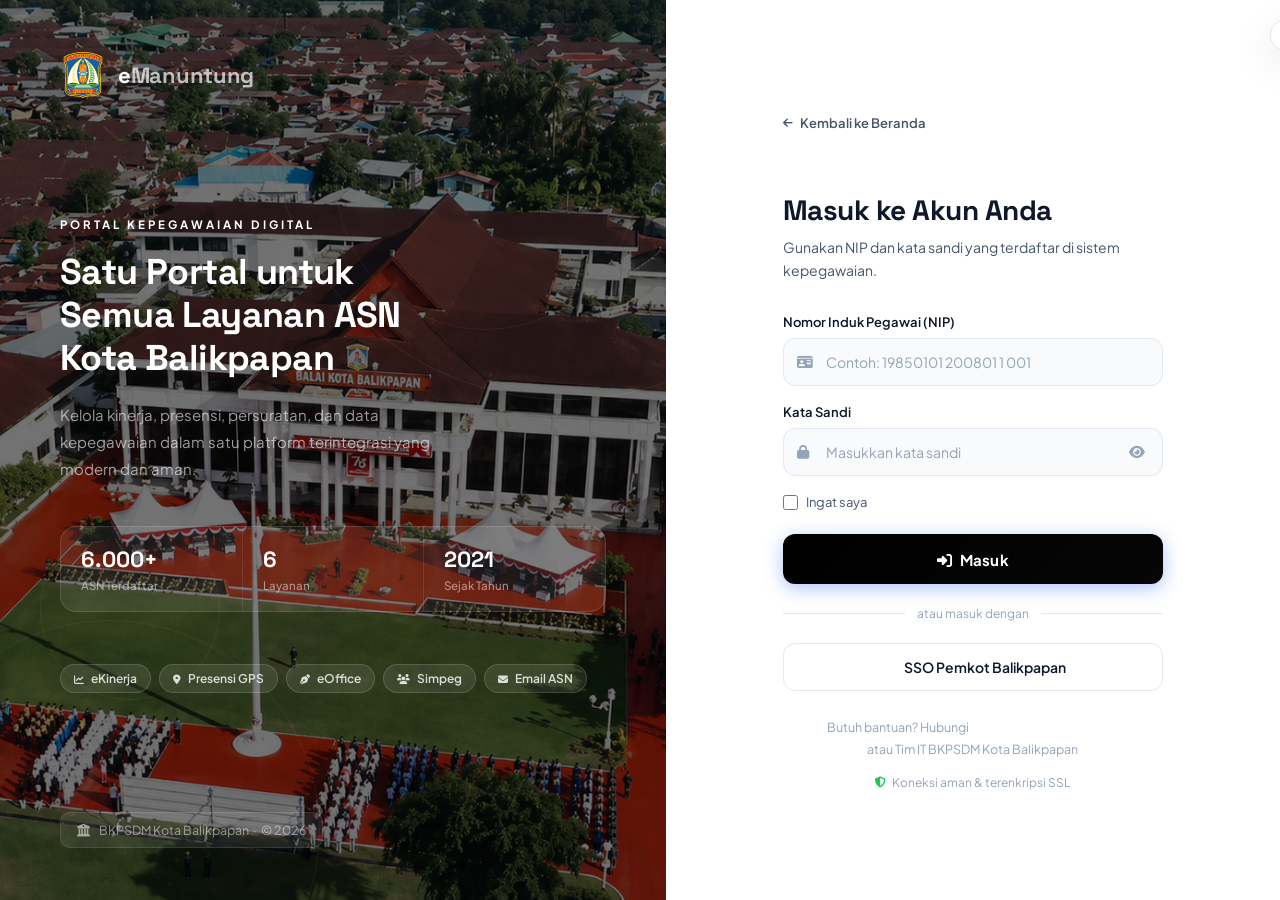
<file: login.html>
<!DOCTYPE html>
<html lang="id">
<head>
  <meta charset="UTF-8"/>
  <meta name="viewport" content="width=device-width, initial-scale=1.0"/>
  <title>Masuk – eManuntung</title>
  <link href="https://fonts.googleapis.com/css2?family=Plus+Jakarta+Sans:wght@300;400;500;600;700;800&family=Space+Grotesk:wght@400;500;600;700&display=swap" rel="stylesheet"/>
  <link rel="stylesheet" href="https://cdnjs.cloudflare.com/ajax/libs/font-awesome/6.5.0/css/all.min.css">
  <style>
    *, *::before, *::after { box-sizing: border-box; margin: 0; padding: 0; }
    :root {
      --blue: #ffffff;
      --blue-hover: #f6f6f6;
      --blue-pale: #eff6ff;
      --blue-pale2: #dbeafe;
      --navy: #1e3a8a;
      --text: #0f172a;
      --text2: #475569;
      --text3: #94a3b8;
      --border: #e2e8f0;
      --border2: #cbd5e1;
      --white: #ffffff;
      --surface: #f8fafc;
      --error: #ef4444;
      --success: #22c55e;
    }
    html { scroll-behavior: smooth; }
    body {
      font-family: 'Plus Jakarta Sans', sans-serif;
      min-height: 100vh;
      display: flex;
      background: var(--white);
      overflow: hidden;
    }

    /* ====== LEFT PANEL ====== */
    .panel-left {
      flex: 0 0 52%;
      background: 
    linear-gradient(rgba(0,0,0,0.55), rgba(0,0,0,0.55)),
    url('balaikota2.png') center/cover no-repeat;
      position: relative;
      overflow: hidden;
      display: flex;
      flex-direction: column;
      justify-content: space-between;
      padding: 52px 60px;
    }
    .panel-left::before {
      content: '';
      position: absolute;
      width: 600px; height: 600px;
      border-radius: 50%;
      border: 1px solid rgba(255,255,255,0.07);
      top: -200px; right: -200px;
      pointer-events: none;
    }
    .panel-left::after {
      content: '';
      position: absolute;
      width: 420px; height: 420px;
      border-radius: 50%;
      border: 1px solid rgba(255,255,255,0.05);
      bottom: -140px; left: -100px;
      pointer-events: none;
    }
    .deco-ring {
      position: absolute;
      border-radius: 50%;
      border: 1px solid rgba(255,255,255,0.05);
      pointer-events: none;
    }
    .deco-ring.r1 { width: 300px; height: 300px; top: 30px; right: 30px; }
    .deco-ring.r2 { width: 180px; height: 180px; bottom: 200px; left: 40px; }

    /* Brand */
    .left-brand {
      display: flex; align-items: center; gap: 12px;
      position: relative; z-index: 2;
      text-decoration: none;
    }
    .left-brand img { width: 46px; height: 46px; }
    .left-brand-name {
      font-family: 'Space Grotesk', sans-serif;
      font-size: 22px; font-weight: 700;
      color: white; letter-spacing: -0.3px;
    }
    .left-brand-name span { opacity: 0.7; }

    /* Center */
    .left-center {
      position: relative; z-index: 2;
      flex: 1;
      display: flex; flex-direction: column; justify-content: center;
      padding: 40px 0;
      animation: fadeUp 0.8s ease both;
    }
    @keyframes fadeUp {
      from { opacity: 0; transform: translateY(22px); }
      to   { opacity: 1; transform: translateY(0); }
    }
    .left-tagline {
      font-size: 11.5px; font-weight: 700;
      letter-spacing: 3px; text-transform: uppercase;
      color: rgb(255, 255, 255);
      margin-bottom: 18px;
    }
    .left-headline {
      font-family: 'Space Grotesk', sans-serif;
      font-size: clamp(28px, 2.8vw, 40px);
      font-weight: 700; color: white;
      line-height: 1.2; margin-bottom: 22px;
      letter-spacing: -0.6px;
    }
    .left-headline em {
      font-style: normal;
      color: #fbfdfe;
    }
    .left-desc {
      font-size: 15px;
      color: rgba(255,255,255,0.6);
      line-height: 1.8; max-width: 390px;
      margin-bottom: 44px;
    }

    /* Stats */
    .left-stats {
      display: flex; gap: 0;
      background: rgba(255,255,255,0.08);
      border: 1px solid rgba(255,255,255,0.12);
      border-radius: 16px;
      overflow: hidden;
      margin-bottom: 28px;
    }
    .lstat {
      flex: 1;
      display: flex; flex-direction: column; gap: 5px;
      padding: 18px 20px;
      border-right: 1px solid rgba(255,255,255,0.1);
    }
    .lstat:last-child { border-right: none; }
    .lstat-num {
      font-family: 'Space Grotesk', sans-serif;
      font-size: 22px; font-weight: 700; color: white;
    }
    .lstat-label { font-size: 11.5px; color: rgba(255,255,255,0.5); font-weight: 500; }

    /* Chips */
    .left-chips { display: flex; flex-wrap: wrap; gap: 8px; }
    .chip {
      display: inline-flex; align-items: center; gap: 7px;
      background: rgba(255,255,255,0.09);
      border: 1px solid rgba(255,255,255,0.14);
      border-radius: 30px;
      padding: 6px 13px;
      font-size: 12px; font-weight: 600;
      color: rgba(255,255,255,0.82);
      transition: background 0.2s;
    }
    .chip:hover { background: rgba(255,255,255,0.15); }
    .chip i { font-size: 10px; }

    /* Footer left */
    .left-footer {
      position: relative; z-index: 2;
    }
    .left-footer-seal {
      display: inline-flex; align-items: center; gap: 9px;
      padding: 9px 16px;
      background: rgba(255,255,255,0.08);
      border-radius: 10px;
      border: 1px solid rgba(255,255,255,0.1);
      font-size: 12.5px; color: rgba(255,255,255,0.5);
    }
    .left-footer-seal i { font-size: 13px; color: rgba(255,255,255,0.55); }

    /* ====== RIGHT PANEL ====== */
    .panel-right {
      flex: 1;
      display: flex; align-items: center; justify-content: center;
      padding: 48px 60px;
      background: white;
      overflow-y: auto;
    }
    .right-inner {
      width: 100%; max-width: 380px;
      animation: fadeRight 0.65s ease both;
    }
    @keyframes fadeRight {
      from { opacity: 0; transform: translateX(18px); }
      to   { opacity: 1; transform: translateX(0); }
    }

    .back-link {
      display: inline-flex; align-items: center; gap: 7px;
      font-size: 13px; font-weight: 600;
      color: var(--text2); text-decoration: none;
      margin-bottom: 36px;
      transition: color 0.2s;
    }
    .back-link:hover { color: var(--blue); }
    .back-link i { font-size: 11px; }

    .right-header { margin-bottom: 32px; }
    .right-eyebrow {
      font-size: 11.5px; font-weight: 700;
      letter-spacing: 2.5px; text-transform: uppercase;
      color: var(--blue); margin-bottom: 10px;
    }
    .right-title {
      font-family: 'Space Grotesk', sans-serif;
      font-size: 28px; font-weight: 700;
      color: var(--text); letter-spacing: -0.5px;
      margin-bottom: 8px;
    }
    .right-sub {
      font-size: 14px; color: var(--text2); line-height: 1.65;
    }

    /* Form */
    .form-group { margin-bottom: 18px; }
    .form-label {
      display: block; font-size: 13px; font-weight: 600;
      color: var(--text); margin-bottom: 8px;
    }
    .input-wrap { position: relative; }
    .input-icon {
      position: absolute; left: 14px; top: 50%;
      transform: translateY(-50%);
      color: var(--text3); font-size: 14px;
      pointer-events: none; transition: color 0.2s; z-index: 1;
    }
    .form-input {
      width: 100%; height: 48px;
      background: var(--surface);
      border: 1.5px solid var(--border);
      border-radius: 12px;
      padding: 0 44px 0 42px;
      color: var(--text);
      font-family: 'Plus Jakarta Sans', sans-serif;
      font-size: 14px; font-weight: 500;
      outline: none; transition: all 0.22s;
    }
    .form-input::placeholder { color: var(--text3); font-weight: 400; }
    .form-input:hover { border-color: var(--border2); }
    .form-input:focus {
      border-color: var(--blue);
      background: var(--blue-pale);
      box-shadow: 0 0 0 3.5px rgba(37,99,235,0.1);
    }
    .input-wrap:focus-within .input-icon { color: var(--blue); }
    .form-input.err { border-color: var(--error); background: #fef2f2; box-shadow: 0 0 0 3px rgba(239,68,68,0.08); }

    .err-msg {
      font-size: 12px; color: var(--error);
      margin-top: 6px; display: none;
      align-items: center; gap: 5px; font-weight: 500;
    }
    .err-msg.show { display: flex; }
    .err-msg i { font-size: 11px; }

    .toggle-pass {
      position: absolute; right: 12px; top: 50%;
      transform: translateY(-50%);
      background: none; border: none;
      color: var(--text3); cursor: pointer;
      font-size: 14px; padding: 6px;
      transition: color 0.2s;
    }
    .toggle-pass:hover { color: var(--text); }

    .form-row {
      display: flex; align-items: center;
      justify-content: space-between; margin-bottom: 24px;
    }
    .cb-wrap {
      display: flex; align-items: center; gap: 8px; cursor: pointer;
    }
    .cb-wrap input { accent-color: var(--blue); width: 15px; height: 15px; cursor: pointer; }
    .cb-wrap span { font-size: 13px; color: var(--text2); user-select: none; }
    .forgot-link {
      font-size: 13px; color: var(--blue);
      text-decoration: none; font-weight: 600;
    }
    .forgot-link:hover { text-decoration: underline; }

    /* Submit btn */
    .btn-submit {
      width: 100%; height: 50px;
      background: linear-gradient(135deg, #000000, #060606);
      color: white; border: none; border-radius: 12px;
      font-family: 'Plus Jakarta Sans', sans-serif;
      font-size: 15px; font-weight: 700;
      cursor: pointer; position: relative; overflow: hidden;
      transition: transform 0.2s, box-shadow 0.2s;
      box-shadow: 0 4px 18px rgba(37,99,235,0.38);
      letter-spacing: 0.2px;
    }
    .btn-submit:hover { transform: translateY(-2px); box-shadow: 0 8px 28px rgba(37,99,235,0.48); }
    .btn-submit:active { transform: translateY(0); }
    .btn-submit.loading { pointer-events: none; opacity: 0.85; }
    .btn-text { transition: opacity 0.2s; }
    .btn-spinner { position: absolute; inset: 0; display: flex; align-items: center; justify-content: center; opacity: 0; }
    .btn-submit.loading .btn-text { opacity: 0; }
    .btn-submit.loading .btn-spinner { opacity: 1; }
    .spin {
      width: 20px; height: 20px;
      border: 2.5px solid rgba(255,255,255,0.3);
      border-top-color: white; border-radius: 50%;
      animation: spin 0.7s linear infinite;
    }
    @keyframes spin { to { transform: rotate(360deg); } }

    /* Divider */
    .divider {
      display: flex; align-items: center; gap: 12px; margin: 22px 0;
    }
    .divider::before, .divider::after {
      content: ''; flex: 1; height: 1px; background: var(--border);
    }
    .divider span { font-size: 12px; color: var(--text3); white-space: nowrap; }

    /* SSO */
    .btn-sso {
      width: 100%; height: 48px;
      background: white; border: 1.5px solid var(--border);
      border-radius: 12px;
      font-family: 'Plus Jakarta Sans', sans-serif;
      font-size: 14px; font-weight: 600; color: var(--text);
      cursor: pointer;
      display: flex; align-items: center; justify-content: center; gap: 10px;
      transition: all 0.2s;
    }
    .btn-sso:hover { border-color: var(--blue); background: var(--blue-pale); color: var(--blue); }
    .btn-sso i { font-size: 15px; color: var(--blue); }

    /* Footer */
    .right-footer { margin-top: 26px; text-align: center; }
    .right-footer p { font-size: 12.5px; color: var(--text3); line-height: 1.75; }
    .right-footer a { color: var(--blue); font-weight: 600; text-decoration: none; }
    .security-row {
      display: flex; align-items: center; justify-content: center;
      gap: 6px; margin-top: 14px;
      font-size: 12px; color: var(--text3);
    }
    .security-row i { font-size: 11px; color: var(--success); }

    /* Toast */
    .toast {
      position: fixed; top: 20px; right: 20px; z-index: 999;
      background: white; border: 1.5px solid var(--border);
      border-radius: 14px; padding: 14px 18px;
      display: flex; align-items: center; gap: 12px;
      font-size: 13.5px; font-weight: 500; color: var(--text);
      box-shadow: 0 12px 40px rgba(0,0,0,0.1);
      transform: translateX(120%);
      transition: transform 0.4s cubic-bezier(0.34,1.56,0.64,1);
      max-width: 300px;
    }
    .toast.show { transform: translateX(0); }
    .toast.error { border-color: #fca5a5; }
    .toast.success { border-color: #86efac; }
    .toast-icon { font-size: 16px; flex-shrink: 0; }
    .toast.error .toast-icon { color: var(--error); }
    .toast.success .toast-icon { color: var(--success); }

    @media (max-width: 900px) {
      .panel-left { display: none; }
      .panel-right { padding: 40px 28px; }
    }
    @media (max-width: 480px) {
      .panel-right { padding: 32px 20px; }
    }
  </style>
</head>
<body>

<div class="toast" id="toast">
  <i class="toast-icon" id="toastIcon"></i>
  <span id="toastMsg"></span>
</div>

<!-- LEFT -->
<div class="panel-left">
  <div class="deco-ring r1"></div>
  <div class="deco-ring r2"></div>

  <a href="index.html" class="left-brand">
    <img src="logo emanuntung.svg" alt="logo" onerror="this.style.display='none'">
    <span class="left-brand-name">e<span>Manuntung</span></span>
  </a>

  <div class="left-center">
    <p class="left-tagline">Portal Kepegawaian Digital</p>
    <h1 class="left-headline">
      Satu Portal untuk<br>
      Semua Layanan <em>ASN</em><br>
      Kota Balikpapan
    </h1>
    <p class="left-desc">
      Kelola kinerja, presensi, persuratan, dan data kepegawaian
      dalam satu platform terintegrasi yang modern dan aman.
    </p>

    <div class="left-stats">
      <div class="lstat">
        <span class="lstat-num">6.000+</span>
        <span class="lstat-label">ASN Terdaftar</span>
      </div>
      <div class="lstat">
        <span class="lstat-num">6</span>
        <span class="lstat-label">Layanan</span>
      </div>
      <div class="lstat">
        <span class="lstat-num">2021</span>
        <span class="lstat-label">Sejak Tahun</span>
      </div>
    </div>

    <div class="left-chips" style="margin-top:24px">
      <span class="chip"><i class="fa-solid fa-chart-line"></i> eKinerja</span>
      <span class="chip"><i class="fa-solid fa-location-dot"></i> Presensi GPS</span>
      <span class="chip"><i class="fa-solid fa-pen-nib"></i> eOffice</span>
      <span class="chip"><i class="fa-solid fa-users"></i> Simpeg</span>
      <span class="chip"><i class="fa-solid fa-envelope"></i> Email ASN</span>
    </div>
  </div>

  <div class="left-footer">
    <div class="left-footer-seal">
      <i class="fa-solid fa-building-columns"></i>
      BKPSDM Kota Balikpapan &nbsp;·&nbsp; © 2026
    </div>
  </div>
</div>

<!-- RIGHT -->
<div class="panel-right">
  <div class="right-inner">

    <a href="index.html" class="back-link">
      <i class="fa-solid fa-arrow-left"></i> Kembali ke Beranda
    </a>

    <div class="right-header">
      <p class="right-eyebrow">Portal Resmi · Pemkot Balikpapan</p>
      <h2 class="right-title">Masuk ke Akun Anda</h2>
      <p class="right-sub">Gunakan NIP dan kata sandi yang terdaftar di sistem kepegawaian.</p>
    </div>

    <form id="loginForm" novalidate>

      <div class="form-group">
        <label class="form-label" for="nip">Nomor Induk Pegawai (NIP)</label>
        <div class="input-wrap">
          <input type="text" id="nip" class="form-input"
            placeholder="Contoh: 19850101 200801 1 001"
            maxlength="22" inputmode="numeric"/>
          <i class="input-icon fa-solid fa-id-card"></i>
        </div>
        <p class="err-msg" id="nipErr"><i class="fa-solid fa-circle-xmark"></i> NIP tidak boleh kosong</p>
      </div>

      <div class="form-group">
        <label class="form-label" for="password">Kata Sandi</label>
        <div class="input-wrap">
          <input type="password" id="password" class="form-input" placeholder="Masukkan kata sandi"/>
          <i class="input-icon fa-solid fa-lock"></i>
          <button type="button" class="toggle-pass" id="togglePass">
            <i class="fa-solid fa-eye" id="eyeIcon"></i>
          </button>
        </div>
        <p class="err-msg" id="passErr"><i class="fa-solid fa-circle-xmark"></i> Kata sandi tidak boleh kosong</p>
      </div>

      <div class="form-row">
        <label class="cb-wrap">
          <input type="checkbox" id="remember">
          <span>Ingat saya</span>
        </label>
        <a href="#" class="forgot-link">Lupa kata sandi?</a>
      </div>

      <button type="submit" class="btn-submit" id="btnSubmit">
        <span class="btn-text"><i class="fa-solid fa-right-to-bracket" style="margin-right:8px"></i>Masuk</span>
        <span class="btn-spinner"><span class="spin"></span></span>
      </button>

    </form>

    <div class="divider"><span>atau masuk dengan</span></div>

    <button class="btn-sso" id="btnSSO">
      <i class="fa-solid fa-building-columns"></i>
      SSO Pemkot Balikpapan
    </button>

    <div class="right-footer">
      <p>Butuh bantuan? Hubungi <a href="mailto:admin@balikpapan.go.id">admin@balikpapan.go.id</a><br>atau Tim IT BKPSDM Kota Balikpapan</p>
      <div class="security-row">
        <i class="fa-solid fa-shield-halved"></i>
        Koneksi aman &amp; terenkripsi SSL
      </div>
    </div>

  </div>
</div>

<script>
  // Toggle password
  document.getElementById('togglePass').addEventListener('click', () => {
    const p = document.getElementById('password');
    const i = document.getElementById('eyeIcon');
    const show = p.type === 'password';
    p.type = show ? 'text' : 'password';
    i.className = show ? 'fa-solid fa-eye-slash' : 'fa-solid fa-eye';
  });

  // Toast
  function showToast(msg, type) {
    const t = document.getElementById('toast');
    document.getElementById('toastMsg').textContent = msg;
    document.getElementById('toastIcon').className = type === 'success'
      ? 'toast-icon fa-solid fa-circle-check'
      : 'toast-icon fa-solid fa-circle-exclamation';
    t.className = 'toast ' + type + ' show';
    clearTimeout(t._t);
    t._t = setTimeout(() => t.classList.remove('show'), 3500);
  }

  // Input cleanup
  const nipInput  = document.getElementById('nip');
  const passInput = document.getElementById('password');

  nipInput.addEventListener('input', () => {
    nipInput.value = nipInput.value.replace(/[^\d\s]/g, '');
    nipInput.classList.remove('err');
    document.getElementById('nipErr').classList.remove('show');
  });
  passInput.addEventListener('input', () => {
    passInput.classList.remove('err');
    document.getElementById('passErr').classList.remove('show');
  });

  // Submit
  document.getElementById('loginForm').addEventListener('submit', async (e) => {
    e.preventDefault();
    const nip  = nipInput.value.trim();
    const pass = passInput.value;
    let ok = true;

    if (!nip) { nipInput.classList.add('err'); document.getElementById('nipErr').classList.add('show'); ok = false; }
    if (!pass) { passInput.classList.add('err'); document.getElementById('passErr').classList.add('show'); ok = false; }
    if (!ok) return;

    const btn = document.getElementById('btnSubmit');
    btn.classList.add('loading');
    await new Promise(r => setTimeout(r, 1800));
    btn.classList.remove('loading');

    // Ganti dengan fetch() ke API backend kamu
    if (nip.replace(/\s/g,'') === '123456789' && pass === 'admin123') {
      showToast('Login berhasil! Mengalihkan...', 'success');
      setTimeout(() => window.location.href = 'dashboard.html', 1200);
    } else {
      showToast('NIP atau kata sandi salah. Silakan coba lagi.', 'error');
      nipInput.classList.add('err');
      passInput.classList.add('err');
    }
  });

  // SSO
  document.getElementById('btnSSO').addEventListener('click', () => {
    showToast('Menghubungkan ke SSO Pemkot...', 'success');
    // window.location.href = 'https://sso.balikpapan.go.id';
  });
</script>
</body>
</html>
</file>
